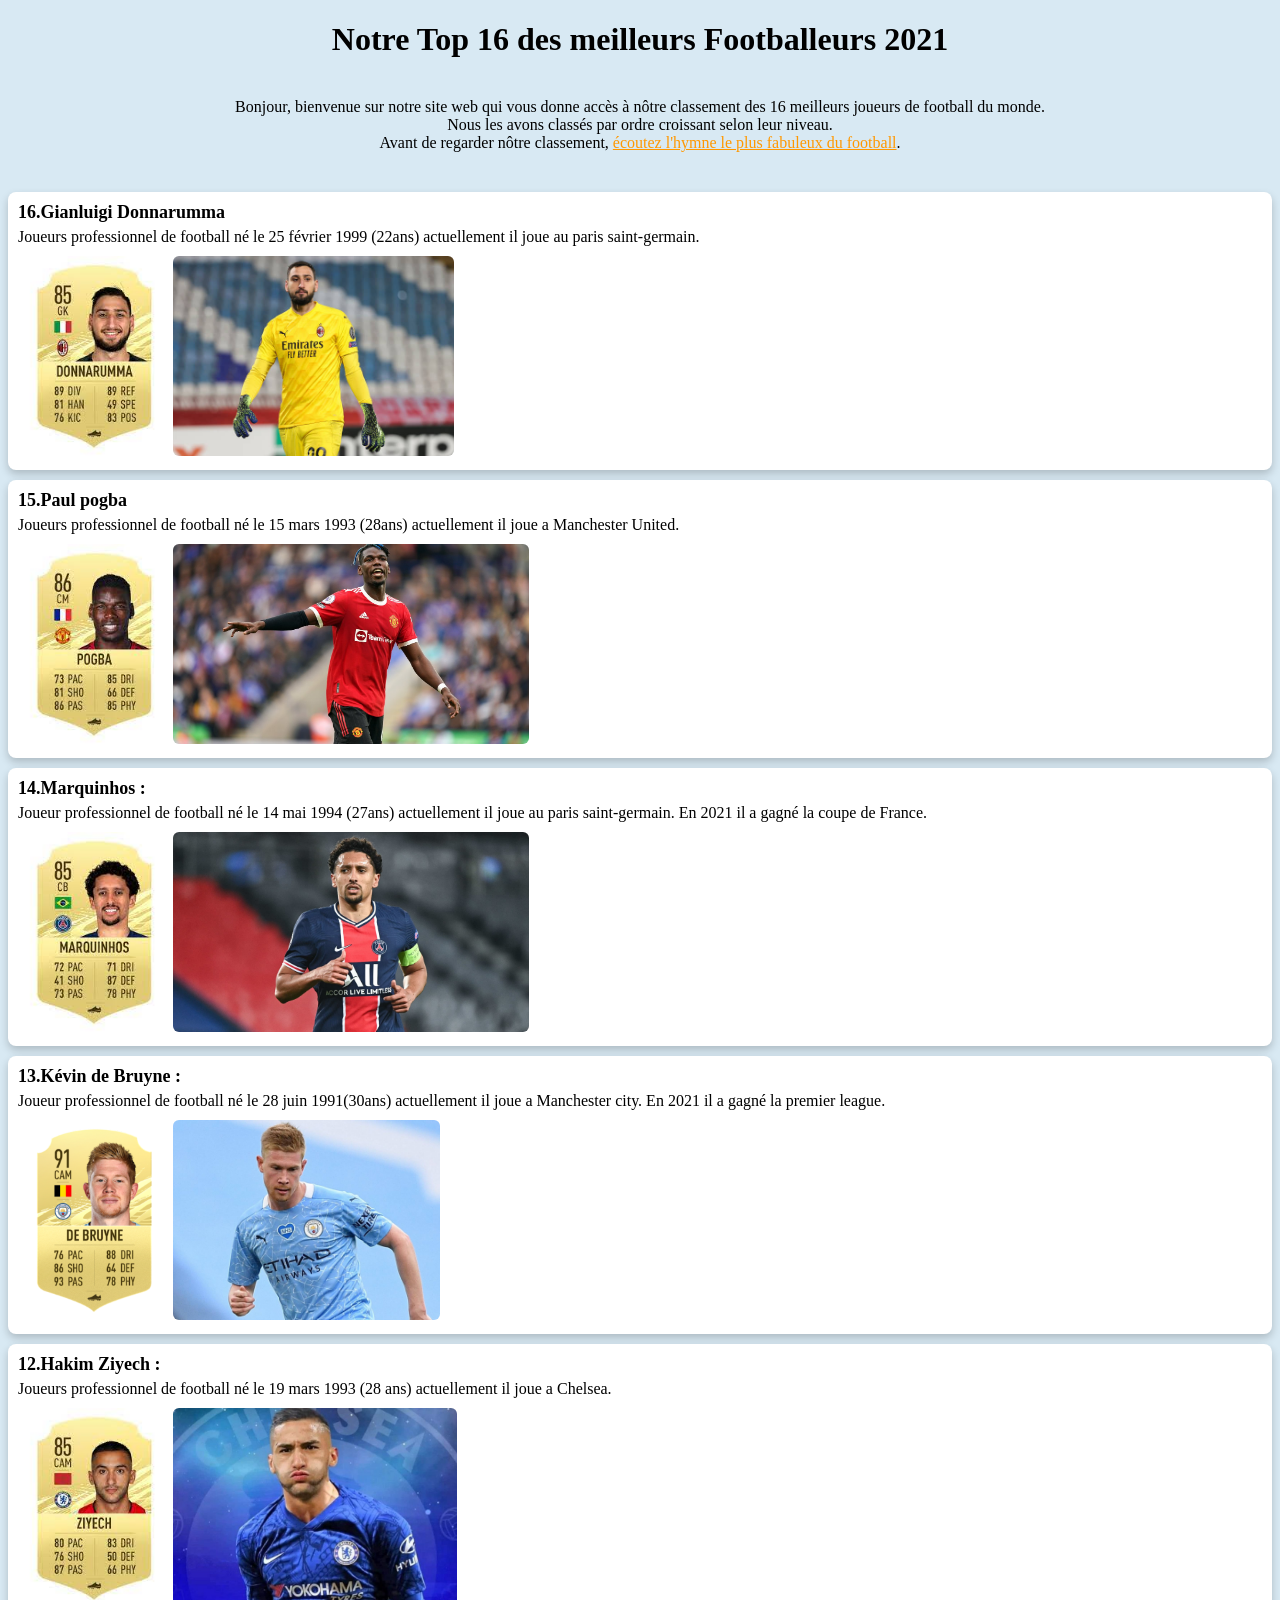
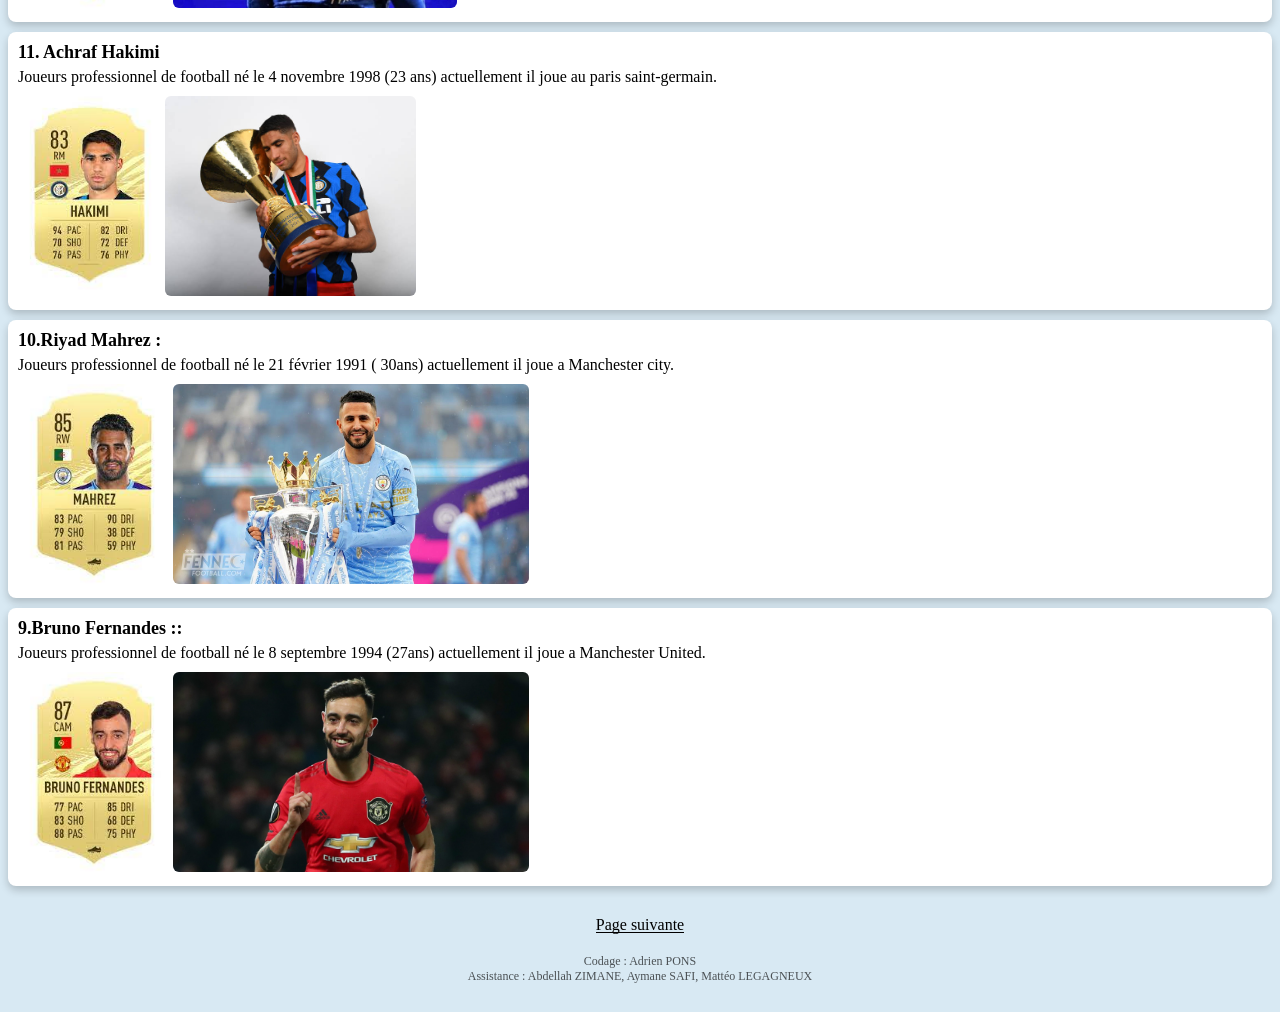
<file: index.html>
<!DOCTYPE html>
<html>
	<head>
		<meta charset="utf-8">
		<link rel="stylesheet" href="assets/css/main.css">
		<title>Top footballeurs 2021</title>
	</head>

	<body>
		<main>
			<h1>Notre Top 16 des meilleurs Footballeurs 2021</h1>
			<p class="intro">
				Bonjour, bienvenue sur notre site web qui vous donne accès à nôtre classement des 16 meilleurs joueurs de football du monde.<br>
				Nous les avons classés par ordre croissant selon leur niveau.<br>
				Avant de regarder nôtre classement, <a href="https://www.youtube.com/watch?v=bhpV9hqQG7I%3Eici!" target="_blank">écoutez l'hymne le plus fabuleux du football</a>.
			</p>
			<div class="container">
				<span class="nom">16.Gianluigi Donnarumma</span>
				<span class="description">Joueurs professionnel de football né le 25 février 1999 (22ans) actuellement il joue au paris saint-germain.</span>
				<div class="info">
					<img src="assets/images/carte/16.jpg" class="carte">
					<img src="assets/images/photo/16.jpg" class="photo">
				</div>
			</div>
			<div class="container">
				<span class="nom">15.Paul pogba </span>
				<span class="description">Joueurs professionnel de football né le 15 mars 1993 (28ans)  actuellement il joue a Manchester United.</span>
				<div class="info">
					<img src="assets/images/carte/15.jpg" class="carte">
					<img src="assets/images/photo/15.jpg" class="photo">
				</div>
			</div>
			<div class="container">
				<span class="nom">14.Marquinhos :</span>
				<span class="description">Joueur professionnel de football né le 14 mai 1994 (27ans) actuellement il joue au paris saint-germain. En 2021 il a gagné la coupe de France.</span>
				<div class="info">
					<img src="assets/images/carte/14.jpg" class="carte">
					<img src="assets/images/photo/14.jpg" class="photo">
				</div>
			</div>
			<div class="container">
				<span class="nom">13.Kévin de Bruyne :</span>
				<span class="description">Joueur professionnel de football né le 28 juin 1991(30ans) actuellement il joue a Manchester city. En 2021 il a gagné la premier league.
                </span>
				<div class="info">
					<img src="assets/images/carte/13.jpg" class="carte">
					<img src="assets/images/photo/13.jpg" class="photo">
				</div>
			</div>
			<div class="container">
				<span class="nom">12.Hakim Ziyech :</span>
				<span class="description">Joueurs professionnel de football né le 19 mars 1993 (28 ans) actuellement il joue a Chelsea.</span>
				<div class="info">
					<img src="assets/images/carte/12.jpg" class="carte">
					<img src="assets/images/photo/12.jpg" class="photo">
				</div>
			</div>
			<div class="container">
				<span class="nom">11. Achraf Hakimi</span>
				<span class="description">Joueurs professionnel de football né le 4 novembre 1998 (23 ans) actuellement il joue au paris saint-germain.</span>
				<div class="info">
					<img src="assets/images/carte/11.jpg" class="carte">
					<img src="assets/images/photo/11.jpg" class="photo">
				</div>
			</div>
			<div class="container">
				<span class="nom">10.Riyad Mahrez :</span>
				<span class="description">Joueurs professionnel de football né le 21 février 1991 ( 30ans)  actuellement il joue a Manchester city.</span>
				<div class="info">
					<img src="assets/images/carte/10.jpg" class="carte">
					<img src="assets/images/photo/10.jpg" class="photo">
				</div>
			</div>
			<div class="container">
				<span class="nom">9.Bruno Fernandes ::</span>
				<span class="description">Joueurs professionnel de football né le  8 septembre 1994 (27ans) actuellement il joue a Manchester United.
                </span>
				<div class="info">
					<img src="assets/images/carte/9.jpg" class="carte">
					<img src="assets/images/photo/9.jpg" class="photo">
				</div>
			</div>
		</main>
		<footer>
			<a href="index2.html">Page suivante</a>
			<div class="copyright">
				Codage : Adrien PONS<br>
				Assistance : Abdellah ZIMANE, Aymane SAFI, Mattéo LEGAGNEUX<br>
			</div>
		</footer>
	</body>
	
</html>
</file>
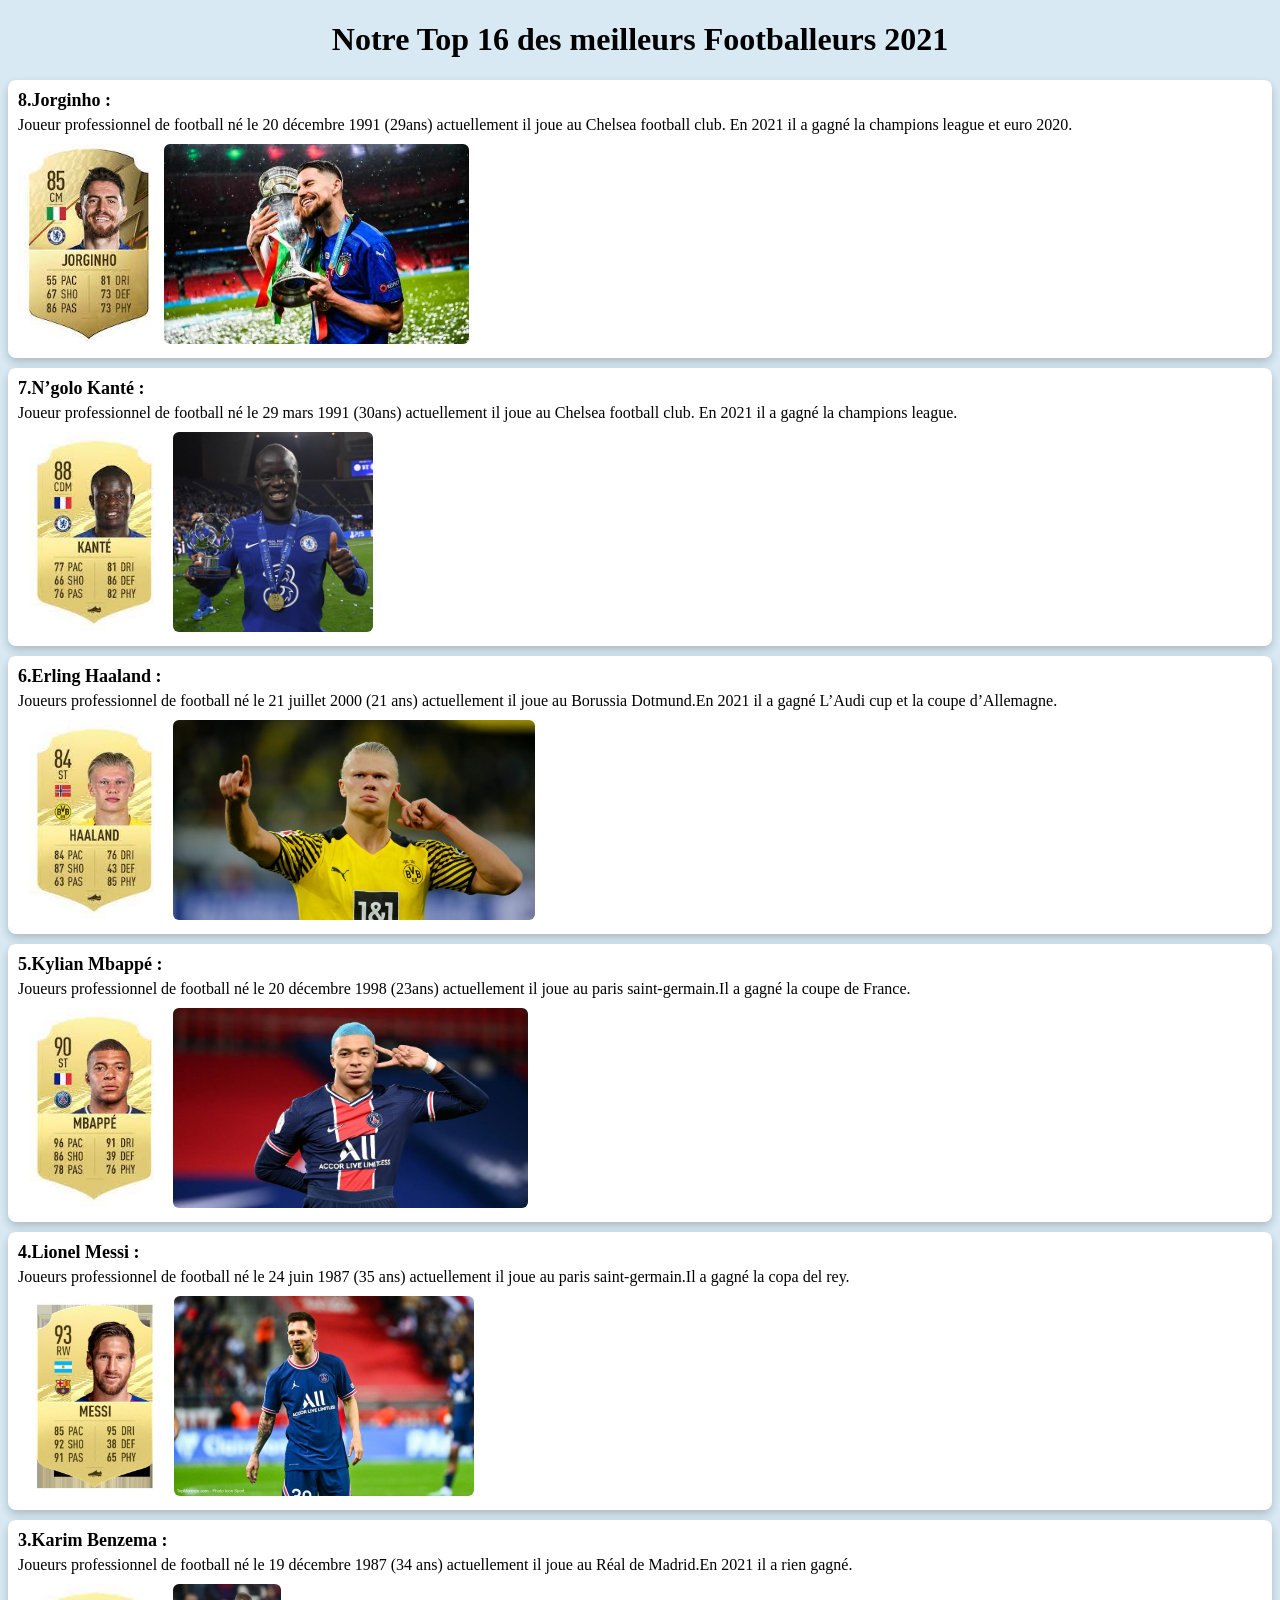
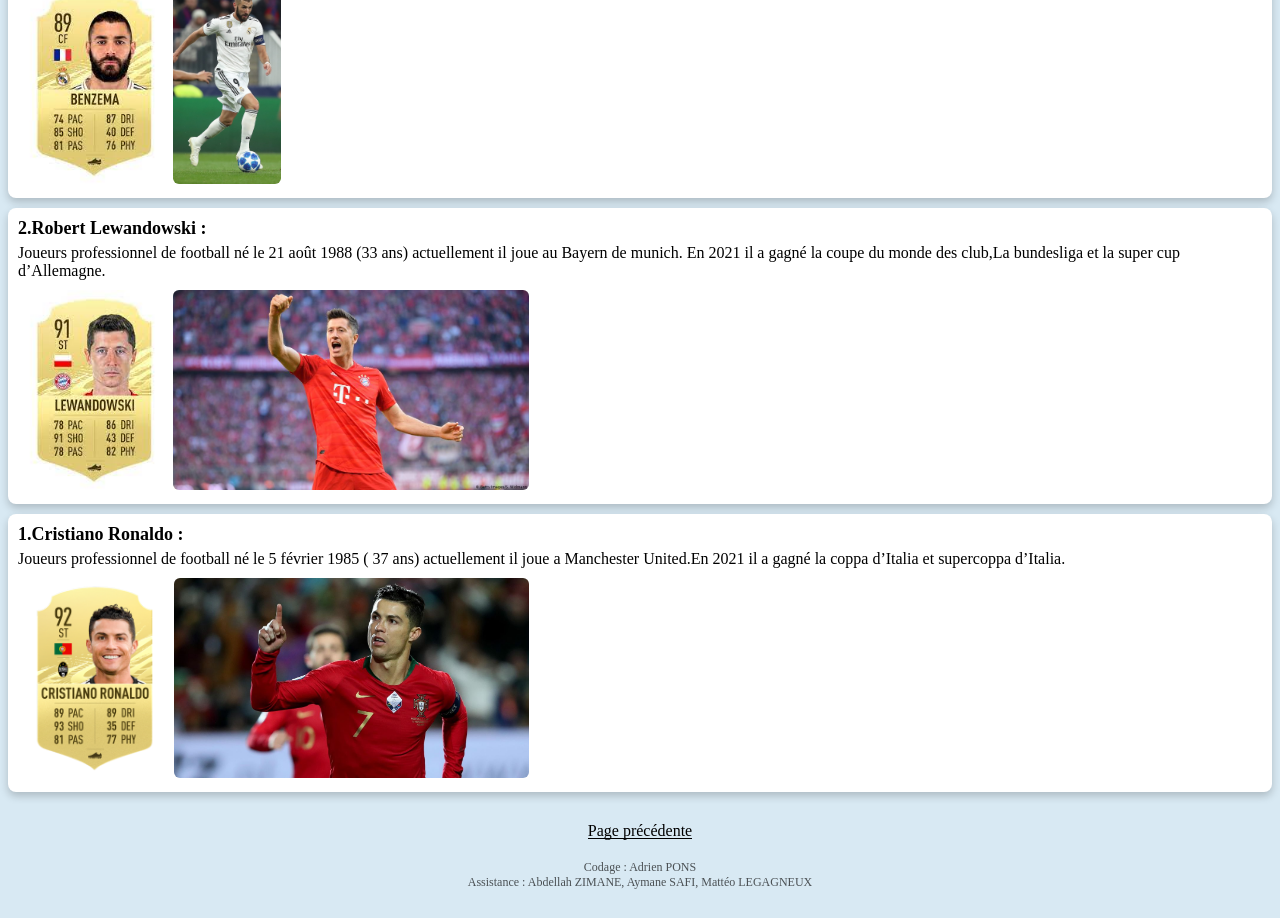
<file: index2.html>
<!DOCTYPE html>
<html>
	<head>
		<meta charset="utf-8">
		<link rel="stylesheet" type="text/css" href="assets/css/main.css">
		<title>Top footballeurs 2021</title>
	</head>

	<body>
		<h1>Notre Top 16 des meilleurs Footballeurs 2021</h1>
		<main>
			<div class="container">
				<span class="nom">8.Jorginho :</span>
				<span class="description">Joueur professionnel de football né le 20 décembre 1991 (29ans) actuellement il joue au Chelsea football club. En 2021 il a gagné la champions league et euro 2020.</span>
				<div class="info">
					<img src="assets/images/carte/8.jpg" class="carte">
					<img src="assets/images/photo/8.jpg" class="photo">
				</div>
			</div>
			<div class="container">
				<span class="nom">7.N’golo Kanté :</span>
				<span class="description"> Joueur professionnel de football né le 29 mars 1991 (30ans)  actuellement il joue au Chelsea football club. En 2021 il a gagné la champions league.
                </span>
				<div class="info">
					<img src="assets/images/carte/7.jpg" class="carte">
					<img src="assets/images/photo/7.jpg" class="photo">
				</div>
			</div>
			<div class="container">
				<span class="nom">6.Erling Haaland :</span>
				<span class="description">Joueurs professionnel de football né le 21 juillet 2000 (21 ans)  actuellement il joue au Borussia Dotmund.En 2021 il a gagné L’Audi cup et la coupe d’Allemagne. </span>
				<div class="info">
					<img src="assets/images/carte/6.jpg" class="carte">
					<img src="assets/images/photo/6.jpg" class="photo">
				</div>
			</div>
			<div class="container">
				<span class="nom">5.Kylian Mbappé :</span>
				<span class="description">Joueurs professionnel de football né le 20 décembre 1998 (23ans) actuellement il joue au paris saint-germain.Il a gagné la coupe de France.</span>
				<div class="info">
					<img src="assets/images/carte/5.jpg" class="carte">
					<img src="assets/images/photo/5.jpg" class="photo">
				</div>
			</div>
			<div class="container">
				<span class="nom">4.Lionel Messi :</span>
				<span class="description">Joueurs professionnel de football né le 24 juin 1987 (35 ans)  actuellement il joue au paris saint-germain.Il a gagné la copa del rey.</span>
				<div class="info">
					<img src="assets/images/carte/4.jpg" class="carte">
					<img src="assets/images/photo/4.jpg" class="photo">
				</div>
			</div>
			<div class="container">
				<span class="nom">3.Karim Benzema :</span>
				<span class="description">Joueurs professionnel de football né le 19 décembre 1987 (34 ans) actuellement il joue au Réal de Madrid.En 2021 il a rien gagné.</span>
				<div class="info">
					<img src="assets/images/carte/3.jpg" class="carte">
					<img src="assets/images/photo/3.jpg" class="photo">
				</div>
			</div>
			<div class="container">
				<span class="nom">2.Robert Lewandowski :</span>
				<span class="description">Joueurs professionnel de football né le 21 août 1988  (33 ans) actuellement il joue au Bayern de munich. En 2021 il a gagné la coupe du monde des club,La bundesliga et la super cup d’Allemagne.</span>
				<div class="info">
					<img src="assets/images/carte/2.jpg" class="carte">
					<img src="assets/images/photo/2.jpg" class="photo">
				</div>
			</div>
			<div class="container">
				<span class="nom">1.Cristiano Ronaldo :</span>
				<span class="description">Joueurs professionnel de football né le 5 février 1985 ( 37 ans)  actuellement il joue a Manchester United.En 2021 il a gagné la coppa d’Italia et supercoppa d’Italia.</span>
				<div class="info">
					<img src="assets/images/carte/1.jpg" class="carte">
					<img src="assets/images/photo/1.jpg" class="photo">
				</div>
			</div>
		</main>
		<footer>
			<a href="index.html">Page précédente</a>
			<div class="copyright">
				Codage : Adrien PONS<br>
				Assistance : Abdellah ZIMANE, Aymane SAFI, Mattéo LEGAGNEUX<br>
			</div>
		</footer>
	</body>
</html>
</file>
<file: assets/css/main.css>
@import url("https://fonts.googleapis.com/css2?family=Lilita+One&display=swap");

body {
	background-color: #d8e9f3;
	font-family: Rubik
}

.intro {
	margin: 40px 0 40px 0;
	text-align: center
}

.intro a {color: #ff9800}

h1 {text-align: center}

.container {
	margin-bottom: 10px;
	padding: 10px;
	border-radius: 8px;
	box-shadow: 0 4px 8px rgb(0, 0, 0, 0.2);
	background-color: #fff
}

.nom {
	display: block;
	margin-bottom: 5px;
	font-size: 18px;
	font-weight: bold
}

.description {
	display: block;
	margin-bottom: 10px
}

.carte {height: 200px}
.photo {
	max-width: 100%;
	height: 200px;
	border-radius: 6px
}

footer {
	padding: 20px 0;
	text-align: center
}

footer a {
	position: relative;
	color: #000;
	text-decoration: none;
	transition-duration: 0.3s;
	z-index: 1
}
footer a:hover {color: #d8e9f3}
footer a::before {
	content: "";
	width: 100%;
	height: 1px;
	bottom: 0;
	position: absolute;
	background-color: #000;
	transition-duration: 0.3s;
	z-index: -1
}
footer a:hover::before {height: 100%}

.copyright {
	padding-top: 20px;
	opacity: 0.65;
	font-size: 12px
}

/* 600px max */
@media screen and (max-width: 600px) {
	h1 {font-size: 29px}
}

/* 480px max */
@media screen and (max-width: 480px) {
	h1 {font-size: 26px}
}
</file>
